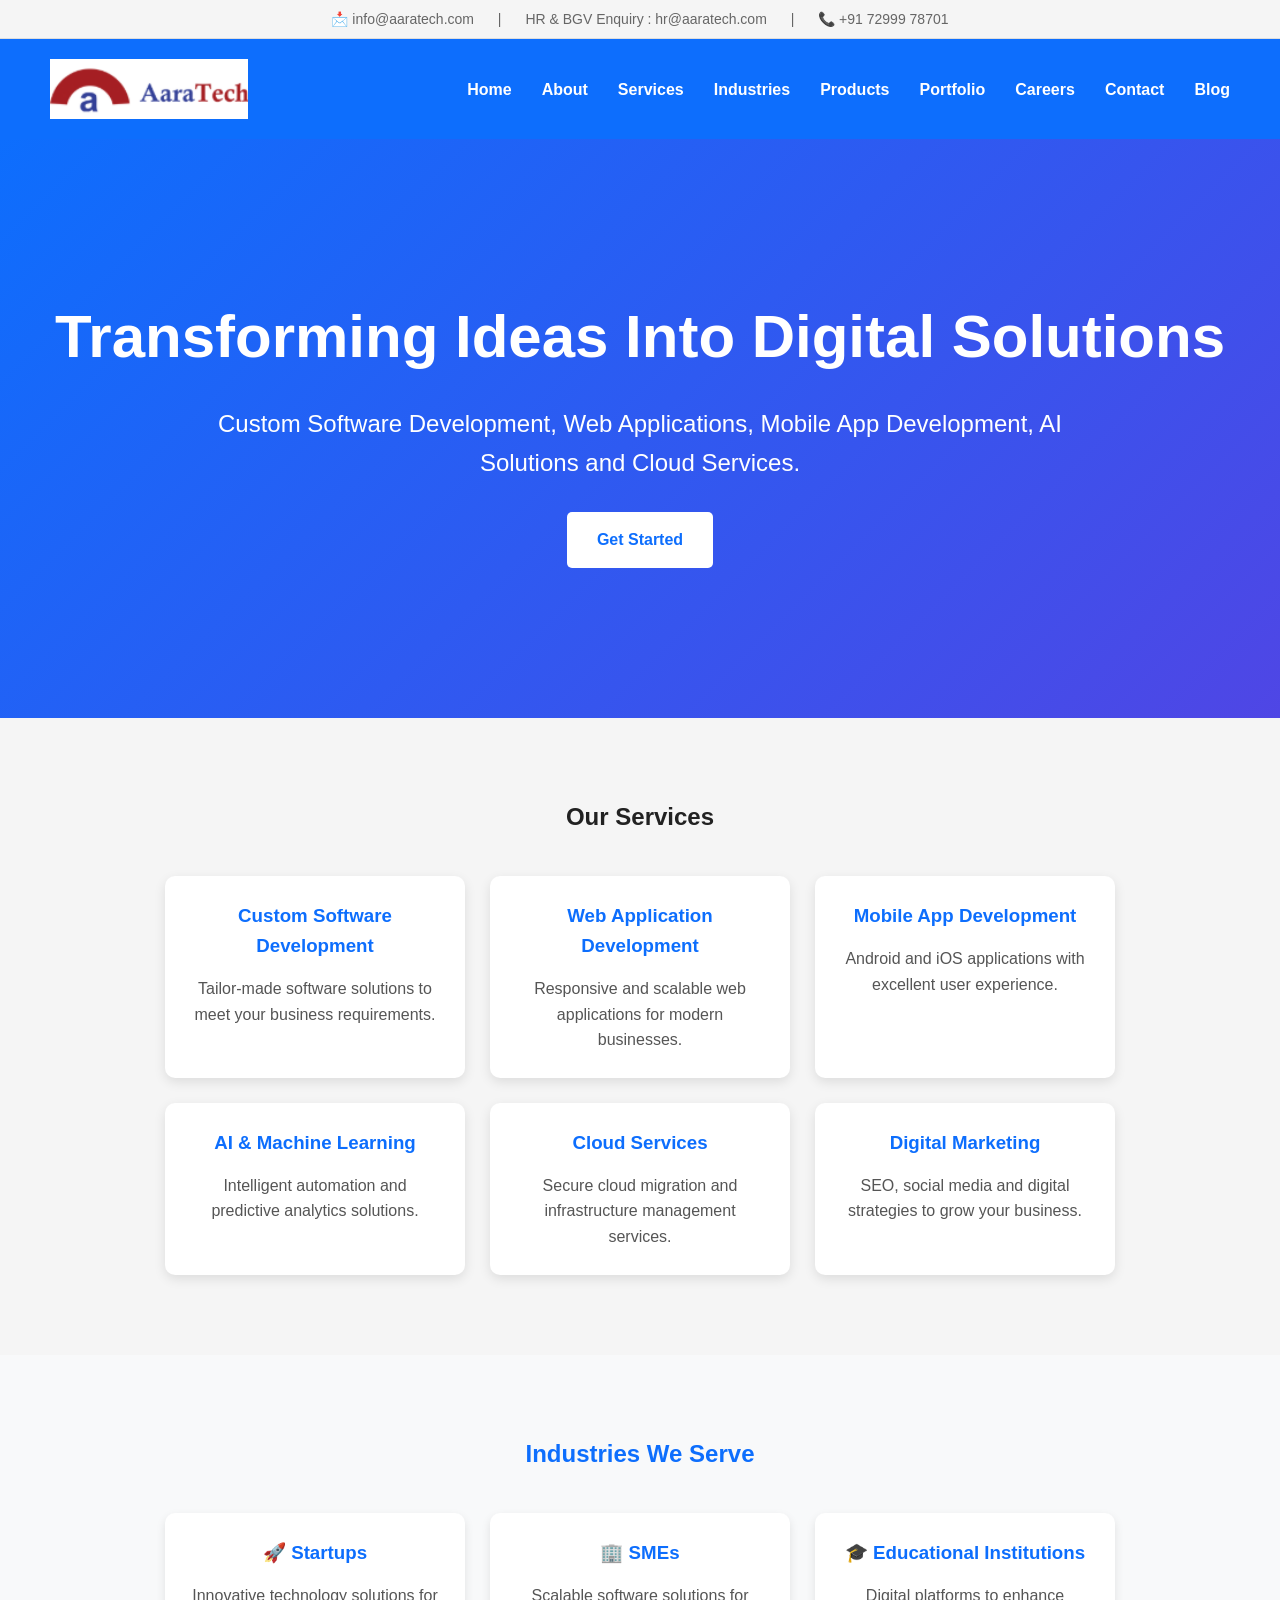
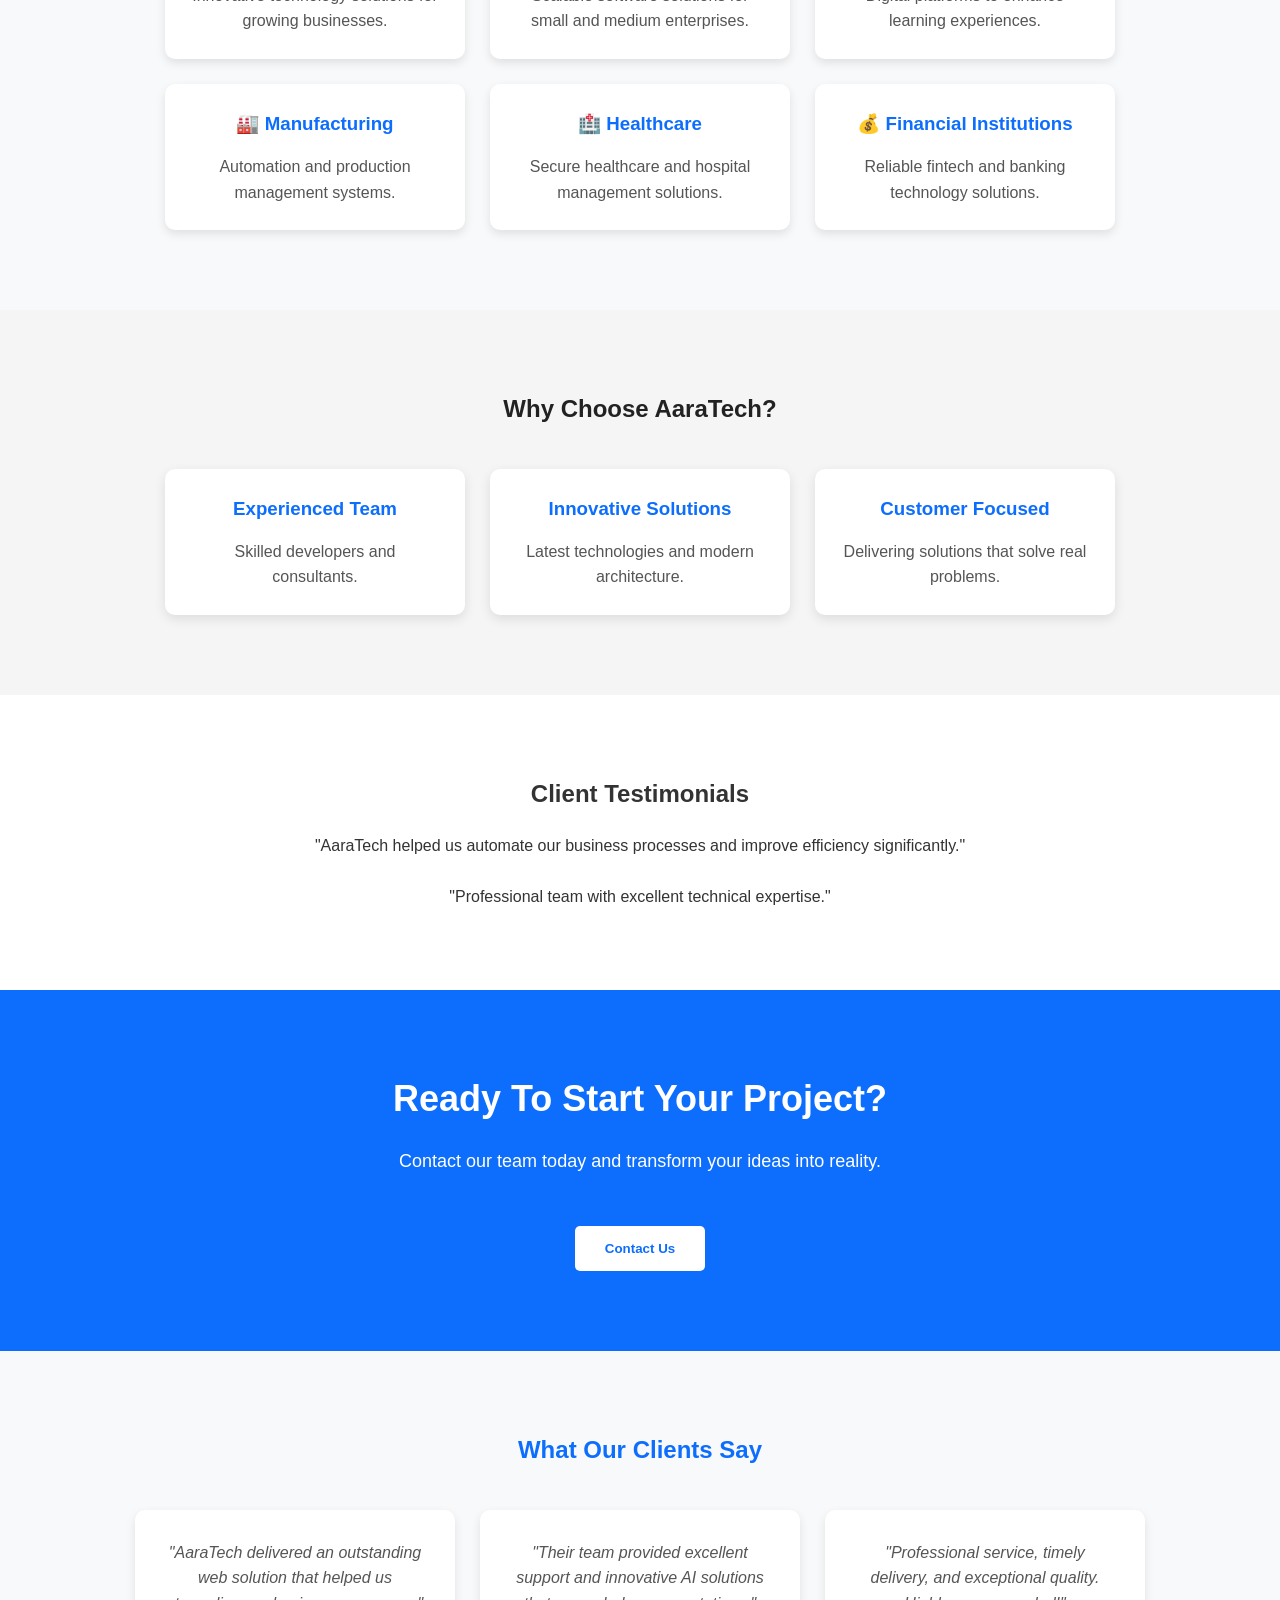
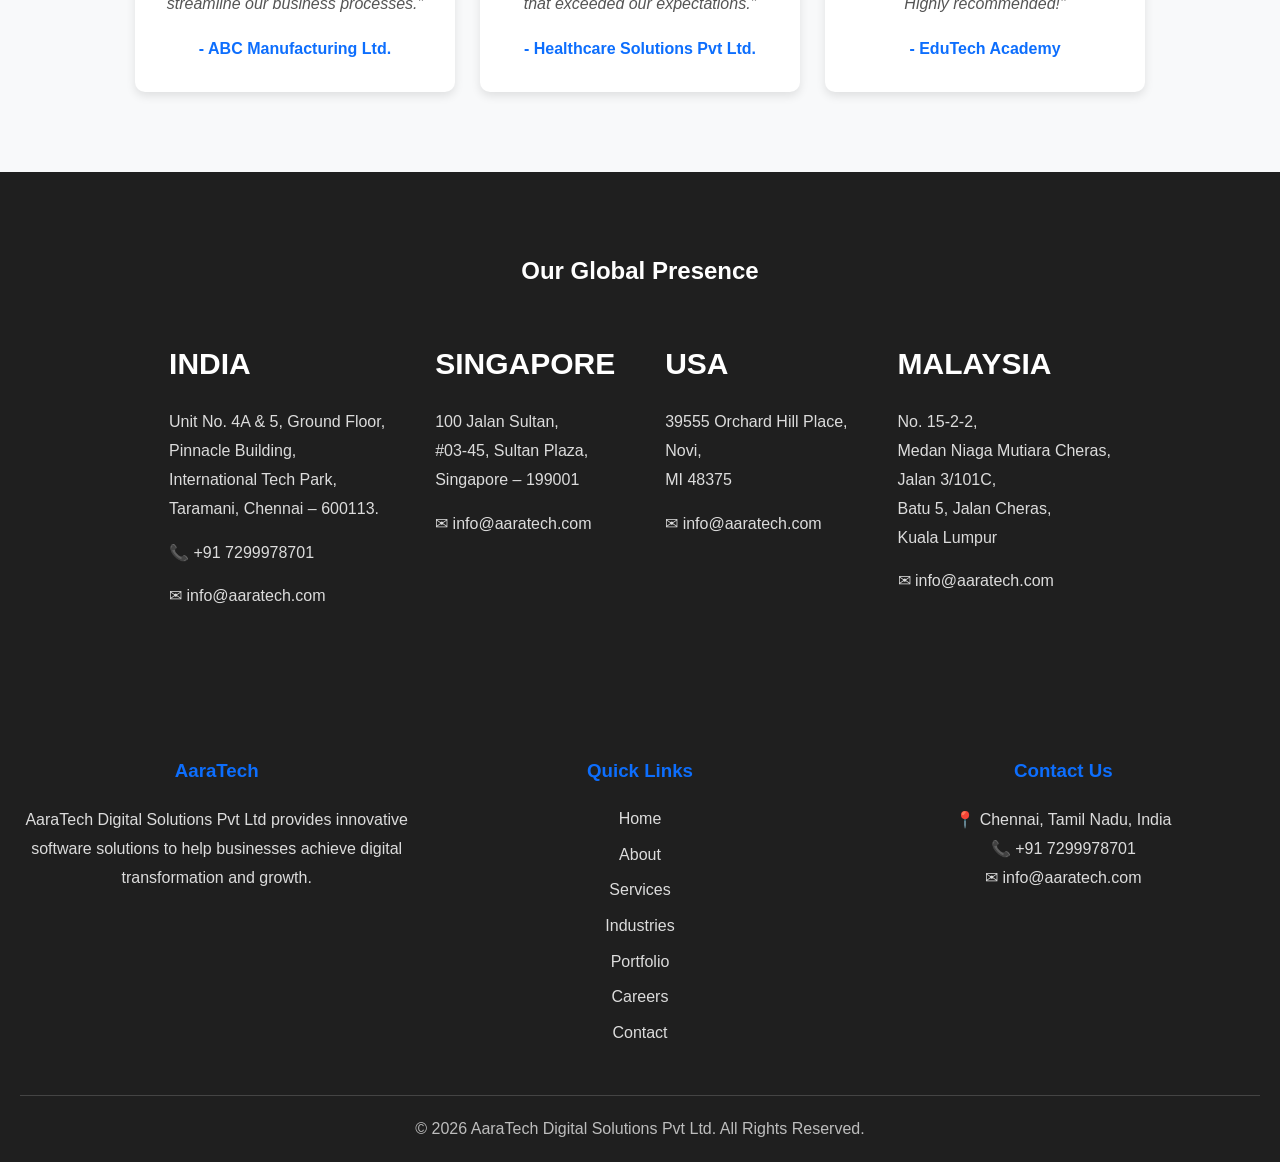
<file: index.html>
<!DOCTYPE html>
<html lang="en">
<head>
    <meta name="description" content="AaraTech Digital Solutions provides custom software development...">

    <meta name="keywords" content="AaraTech, IT Company, Software Development...">

    <meta name="author" content="AaraTech Digital Solutions Pvt Ltd">

    <meta charset="UTF-8">

    <meta name="viewport" content="width=device-width, initial-scale=1.0">

    <title>AaraTech Digital Solutions | IT Services Company</title>

    <link rel="icon" type="image/png" href="aara.png">

    <link rel="stylesheet" href="css/style.css">
</head>
<body>
    <div class="top-bar">
    <span>📩 info@aaratech.com</span>
    <span>|</span>
    <span>HR & BGV Enquiry : hr@aaratech.com</span>
    <span>|</span>
    <span>📞 +91 72999 78701</span>
</div>

    <!-- Navigation -->


    <nav>
        <div class="logo">
    <img src="images1/aara.png" alt="AaraTech Digital Solutions Logo">
</div>
        
       
        <ul>
            <li><a href="index.html">Home</a></li>
            <li><a href="about.html">About</a></li>
            <li><a href="services.html">Services</a></li>
            <li><a href="industries.html">Industries</a></li>
            <li><a href="products.html">Products</a></li>
            <li><a href="portfolio.html">Portfolio</a></li>
            <li><a href="careers.html">Careers</a></li>
            <li><a href="contact.html">Contact</a></li>
            <li><a href="blog.html">Blog</a></li>
        </ul>
    </nav>

    <!-- Hero Section -->

    <section class="hero">

        <h1>Transforming Ideas Into Digital Solutions</h1>

        <p>
            Custom Software Development, Web Applications,
            Mobile App Development, AI Solutions and Cloud Services.
        </p>

        <a href="contact.html" class="btn">Get Started</a>

    </section>

    <!-- Services -->

    <section class="services">

        <h2>Our Services</h2>

        <div class="service-container">

            <div class="card">
                <h3>Custom Software Development</h3>
                <p>
                    Tailor-made software solutions to meet
                    your business requirements.
                </p>
            </div>

            <div class="card">
                <h3>Web Application Development</h3>
                <p>
                    Responsive and scalable web applications
                    for modern businesses.
                </p>
            </div>

            <div class="card">
                <h3>Mobile App Development</h3>
                <p>
                    Android and iOS applications with
                    excellent user experience.
                </p>
            </div>

            <div class="card">
                <h3>AI & Machine Learning</h3>
                <p>
                    Intelligent automation and predictive
                    analytics solutions.
                </p>
            </div>

            <div class="card">
                <h3>Cloud Services</h3>
                <p>
                    Secure cloud migration and infrastructure
                    management services.
                </p>
            </div>

            <div class="card">
                <h3>Digital Marketing</h3>
                <p>
                    SEO, social media and digital strategies
                    to grow your business.
                </p>
            </div>

        </div>

    </section>

    <!-- Industries -->
     <section class="industries">

    <h2>Industries We Serve</h2>

    <div class="industry-container">

        <div class="industry-card">
            <h3>🚀 Startups</h3>
            <p>Innovative technology solutions for growing businesses.</p>
        </div>

        <div class="industry-card">
            <h3>🏢 SMEs</h3>
            <p>Scalable software solutions for small and medium enterprises.</p>
        </div>

        <div class="industry-card">
            <h3>🎓 Educational Institutions</h3>
            <p>Digital platforms to enhance learning experiences.</p>
        </div>

        <div class="industry-card">
            <h3>🏭 Manufacturing</h3>
            <p>Automation and production management systems.</p>
        </div>

        <div class="industry-card">
            <h3>🏥 Healthcare</h3>
            <p>Secure healthcare and hospital management solutions.</p>
        </div>

        <div class="industry-card">
            <h3>💰 Financial Institutions</h3>
            <p>Reliable fintech and banking technology solutions.</p>
        </div>

    </div>

</section>

    <!-- Why Choose Us -->

    <section class="services">

        <h2>Why Choose AaraTech?</h2>

        <div class="service-container">

            <div class="card">
                <h3>Experienced Team</h3>
                <p>Skilled developers and consultants.</p>
            </div>

            <div class="card">
                <h3>Innovative Solutions</h3>
                <p>Latest technologies and modern architecture.</p>
            </div>

            <div class="card">
                <h3>Customer Focused</h3>
                <p>Delivering solutions that solve real problems.</p>
            </div>

        </div>

    </section>
    

    <!-- Testimonials -->

    <section class="about">

        <h2>Client Testimonials</h2>

        <p>
            "AaraTech helped us automate our business processes
            and improve efficiency significantly."
        </p>

        <br>

        <p>
            "Professional team with excellent technical expertise."
        </p>

    </section>

    <!-- CTA -->

    <section class="cta">

        <h2>Ready To Start Your Project?</h2>

        <p>
            Contact our team today and transform your
            ideas into reality.
        </p>

        <button>Contact Us</button>

    </section>
    <section class="testimonials">

    <h2>What Our Clients Say</h2>

    <div class="testimonial-container">

        <div class="testimonial-card">
            <p>
                "AaraTech delivered an outstanding web solution that helped us
                streamline our business processes."
            </p>

            <h4>- ABC Manufacturing Ltd.</h4>
        </div>

        <div class="testimonial-card">
            <p>
                "Their team provided excellent support and innovative AI
                solutions that exceeded our expectations."
            </p>

            <h4>- Healthcare Solutions Pvt Ltd.</h4>
        </div>

        <div class="testimonial-card">
            <p>
                "Professional service, timely delivery, and exceptional quality.
                Highly recommended!"
            </p>

            <h4>- EduTech Academy</h4>
        </div>

    </div>

</section>
<section class="global-offices">

    <h2>Our Global Presence</h2>

    <div class="office-container">

        <div class="office-card">
            <h3>INDIA</h3>

            <p>
                Unit No. 4A & 5, Ground Floor,<br>
                Pinnacle Building,<br>
                International Tech Park,<br>
                Taramani, Chennai – 600113.
            </p>

            <p>📞 +91 7299978701</p>

            <p>✉ info@aaratech.com</p>
        </div>

        <div class="office-card">
            <h3>SINGAPORE</h3>

            <p>
                100 Jalan Sultan,<br>
                #03-45, Sultan Plaza,<br>
                Singapore – 199001
            </p>

            <p>✉ info@aaratech.com</p>
        </div>

        <div class="office-card">
            <h3>USA</h3>

            <p>
                39555 Orchard Hill Place,<br>
                Novi,<br>
                MI 48375
            </p>

            <p>✉ info@aaratech.com</p>
        </div>

        <div class="office-card">
            <h3>MALAYSIA</h3>

            <p>
                No. 15-2-2,<br>
                Medan Niaga Mutiara Cheras,<br>
                Jalan 3/101C,<br>
                Batu 5, Jalan Cheras,<br>
                Kuala Lumpur
            </p>

            <p>✉ info@aaratech.com</p>
        </div>

    </div>

</section>
    <!-- Footer -->

    <footer class="footer">

    <div class="footer-container">

        <div class="footer-section">
            <h3>AaraTech</h3>

            <p>
                AaraTech Digital Solutions Pvt Ltd provides innovative
                software solutions to help businesses achieve digital
                transformation and growth.
            </p>
        </div>

        <div class="footer-section">
            <h3>Quick Links</h3>

            <ul>
                <li><a href="index.html">Home</a></li>
                <li><a href="about.html">About</a></li>
                <li><a href="services.html">Services</a></li>
                <li><a href="industries.html">Industries</a></li>
                <li><a href="portfolio.html">Portfolio</a></li>
                <li><a href="careers.html">Careers</a></li>
                <li><a href="contact.html">Contact</a></li>
            </ul>
        </div>

        <div class="footer-section">
            <h3>Contact Us</h3>

            <p>📍 Chennai, Tamil Nadu, India</p>

            <p>📞 +91 7299978701</p>

            <p>✉ info@aaratech.com</p>
        </div>

    </div>

    <div class="footer-bottom">
        <p>© 2026 AaraTech Digital Solutions Pvt Ltd. All Rights Reserved.</p>
    </div>

</footer>
    <script src="js/script.js"></script>

</body>
</html>
</file>
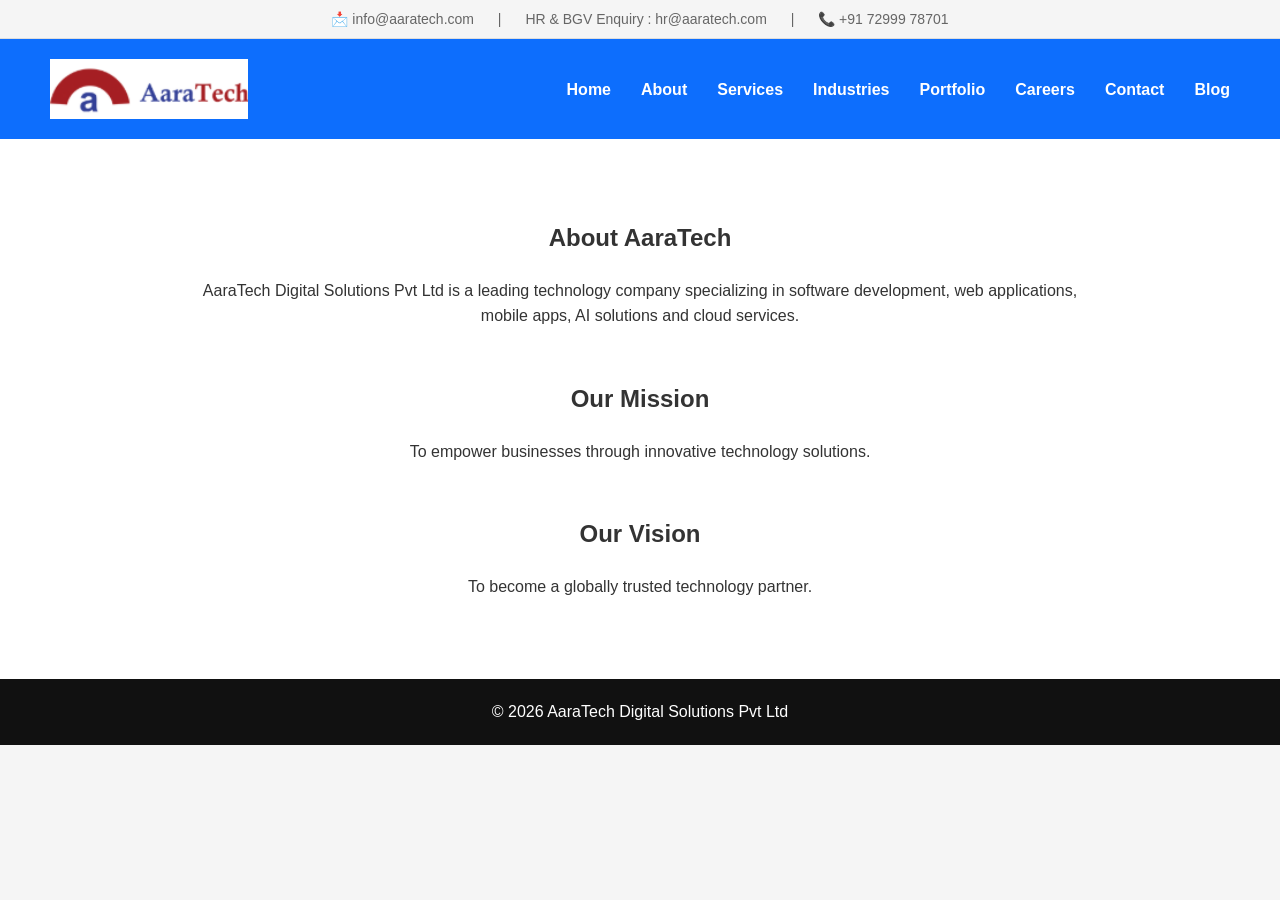
<file: about.html>
<!DOCTYPE html>
<html lang="en">
<head>
<meta name="description" content="AaraTech Digital Solutions provides custom software development, web applications, mobile apps, AI solutions, cloud services, and IT consulting.">

<meta name="keywords" content="AaraTech, IT Company, Software Development, Web Development, Mobile Apps, AI Solutions, Cloud Services">

<meta name="author" content="AaraTech Digital Solutions Pvt Ltd">    
<meta charset="UTF-8">
<meta name="viewport" content="width=device-width, initial-scale=1.0">
<title>About Us | AaraTech Digital Solutions</title>
<link rel="icon" type="image/png" href="aara.png">
<link rel="stylesheet" href="css/style.css">
</head>
<body>
    <div class="top-bar">
    <span>📩 info@aaratech.com</span>
    <span>|</span>
    <span>HR & BGV Enquiry : hr@aaratech.com</span>
    <span>|</span>
    <span>📞 +91 72999 78701</span>
</div>

<nav>
 <div class="logo">
    <img src="images1/aara.png" alt="AaraTech Digital Solutions Logo">
</div>

<ul>
<li><a href="index.html">Home</a></li>
<li><a href="about.html">About</a></li>
<li><a href="services.html">Services</a></li>
<li><a href="industries.html">Industries</a></li>
<li><a href="portfolio.html">Portfolio</a></li>
<li><a href="careers.html">Careers</a></li>
<li><a href="contact.html">Contact</a></li>
<li><a href="blog.html">Blog</a></li>
</ul>
</nav>

<section class="about">

<h1>About AaraTech</h1>

<p>
AaraTech Digital Solutions Pvt Ltd is a leading technology company
specializing in software development, web applications,
mobile apps, AI solutions and cloud services.
</p>

<br><br>

<h2>Our Mission</h2>

<p>
To empower businesses through innovative technology solutions.
</p>

<br><br>

<h2>Our Vision</h2>

<p>
To become a globally trusted technology partner.
</p>

</section>

<footer>
<p>© 2026 AaraTech Digital Solutions Pvt Ltd</p>
</footer>

</body>
</html>
</file>
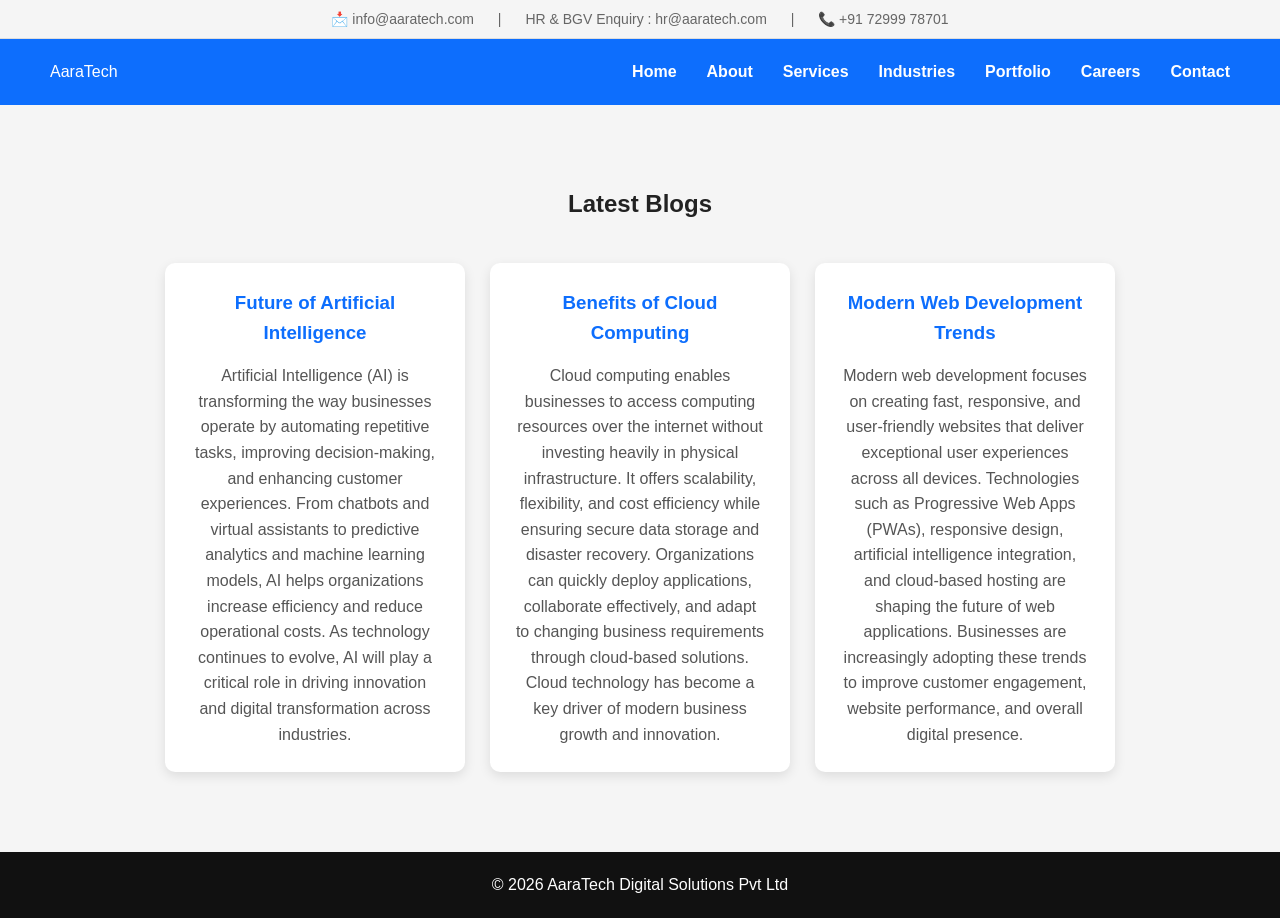
<file: blog.html>
<!DOCTYPE html>
<html lang="en">
<head>
    <meta name="description" content="AaraTech Digital Solutions provides custom software development, web applications, mobile apps, AI solutions, cloud services, and IT consulting.">

<meta name="keywords" content="AaraTech, IT Company, Software Development, Web Development, Mobile Apps, AI Solutions, Cloud Services">

<meta name="author" content="AaraTech Digital Solutions Pvt Ltd">
<meta charset="UTF-8">
<meta name="viewport" content="width=device-width, initial-scale=1.0">
<title>Blog - AaraTech</title>
<link rel="icon" type="image/png" href="aara.png">
<link rel="stylesheet" href="css/style.css">
</head>
<body>
    <div class="top-bar">
    <span>📩 info@aaratech.com</span>
    <span>|</span>
    <span>HR & BGV Enquiry : hr@aaratech.com</span>
    <span>|</span>
    <span>📞 +91 72999 78701</span>
</div>

<nav>
    <div class="logo">AaraTech</div>

    <ul>
        <li><a href="index.html">Home</a></li>
        <li><a href="about.html">About</a></li>
        <li><a href="services.html">Services</a></li>
        <li><a href="industries.html">Industries</a></li>
        <li><a href="portfolio.html">Portfolio</a></li>
        <li><a href="careers.html">Careers</a></li>
        <li><a href="contact.html">Contact</a></li>
    </ul>
</nav>

<section class="services">

    <h1>Latest Blogs</h1>

    <div class="service-container">

        <div class="card">
            <h3>Future of Artificial Intelligence</h3>
            <p>
Artificial Intelligence (AI) is transforming the way businesses operate by
automating repetitive tasks, improving decision-making, and enhancing customer
experiences. From chatbots and virtual assistants to predictive analytics and
machine learning models, AI helps organizations increase efficiency and reduce
operational costs. As technology continues to evolve, AI will play a critical
role in driving innovation and digital transformation across industries.
</p>
        </div>

        <div class="card">
            <h3>Benefits of Cloud Computing</h3>
            <p>
Cloud computing enables businesses to access computing resources over the
internet without investing heavily in physical infrastructure. It offers
scalability, flexibility, and cost efficiency while ensuring secure data
storage and disaster recovery. Organizations can quickly deploy applications,
collaborate effectively, and adapt to changing business requirements through
cloud-based solutions. Cloud technology has become a key driver of modern
business growth and innovation.
</p>            
        </div>

        <div class="card">
            <h3>Modern Web Development Trends</h3>
            <p>
Modern web development focuses on creating fast, responsive, and user-friendly
websites that deliver exceptional user experiences across all devices.
Technologies such as Progressive Web Apps (PWAs), responsive design, artificial
intelligence integration, and cloud-based hosting are shaping the future of web
applications. Businesses are increasingly adopting these trends to improve
customer engagement, website performance, and overall digital presence.
</p>
        </div>

    </div>

</section>

<footer>
    <p>© 2026 AaraTech Digital Solutions Pvt Ltd</p>
</footer>

</body>
</html>
</file>
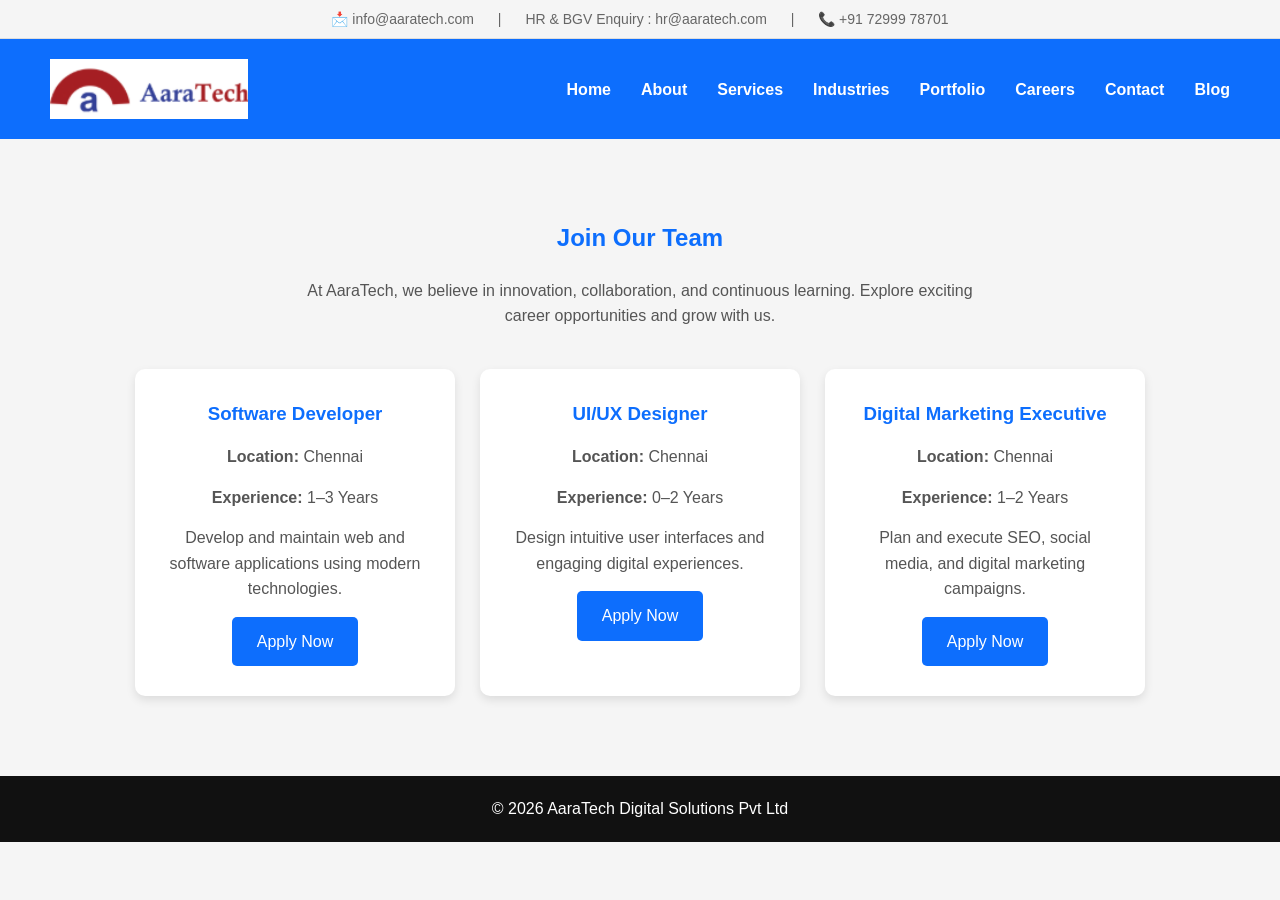
<file: careers.html>
<!DOCTYPE html>
<html lang="en">
<head>
    <meta name="description" content="AaraTech Digital Solutions provides custom software development, web applications, mobile apps, AI solutions, cloud services, and IT consulting.">

<meta name="keywords" content="AaraTech, IT Company, Software Development, Web Development, Mobile Apps, AI Solutions, Cloud Services">

<meta name="author" content="AaraTech Digital Solutions Pvt Ltd">
<meta charset="UTF-8">
<meta name="viewport" content="width=device-width, initial-scale=1.0">
<title>Careers - AaraTech</title>
<link rel="icon" type="image/png" href="aara.png">
<link rel="stylesheet" href="css/style.css">
</head>
<body>
    <div class="top-bar">
    <span>📩 info@aaratech.com</span>
    <span>|</span>
    <span>HR & BGV Enquiry : hr@aaratech.com</span>
    <span>|</span>
    <span>📞 +91 72999 78701</span>
</div>

<nav>
     <div class="logo">
    <img src="images1/aara.png" alt="AaraTech Digital Solutions Logo">
</div>

    <ul>
        <li><a href="index.html">Home</a></li>
        <li><a href="about.html">About</a></li>
        <li><a href="services.html">Services</a></li>
        <li><a href="industries.html">Industries</a></li>
        <li><a href="portfolio.html">Portfolio</a></li>
        <li><a href="careers.html">Careers</a></li>
        <li><a href="contact.html">Contact</a></li>
        <li><a href="blog.html">Blog</a></li>
    </ul>
</nav>

<section class="careers">

    <h2>Join Our Team</h2>

    <p class="career-intro">
        At AaraTech, we believe in innovation, collaboration, and continuous
        learning. Explore exciting career opportunities and grow with us.
    </p>

    <div class="career-container">

        <div class="career-card">
            <h3>Software Developer</h3>

            <p><strong>Location:</strong> Chennai</p>

            <p><strong>Experience:</strong> 1–3 Years</p>

            <p>
                Develop and maintain web and software applications using
                modern technologies.
            </p>

            <a href="contact.html" class="apply-btn">Apply Now</a>
        </div>

        <div class="career-card">
            <h3>UI/UX Designer</h3>

            <p><strong>Location:</strong> Chennai</p>

            <p><strong>Experience:</strong> 0–2 Years</p>

            <p>
                Design intuitive user interfaces and engaging digital
                experiences.
            </p>

            <a href="contact.html" class="apply-btn">Apply Now</a>
        </div>

        <div class="career-card">
            <h3>Digital Marketing Executive</h3>

            <p><strong>Location:</strong> Chennai</p>

            <p><strong>Experience:</strong> 1–2 Years</p>

            <p>
                Plan and execute SEO, social media, and digital marketing
                campaigns.
            </p>

            <a href="contact.html" class="apply-btn">Apply Now</a>
        </div>

    </div>

</section>

<footer>
<p>© 2026 AaraTech Digital Solutions Pvt Ltd</p>
</footer>

</body>
</html>
</file>
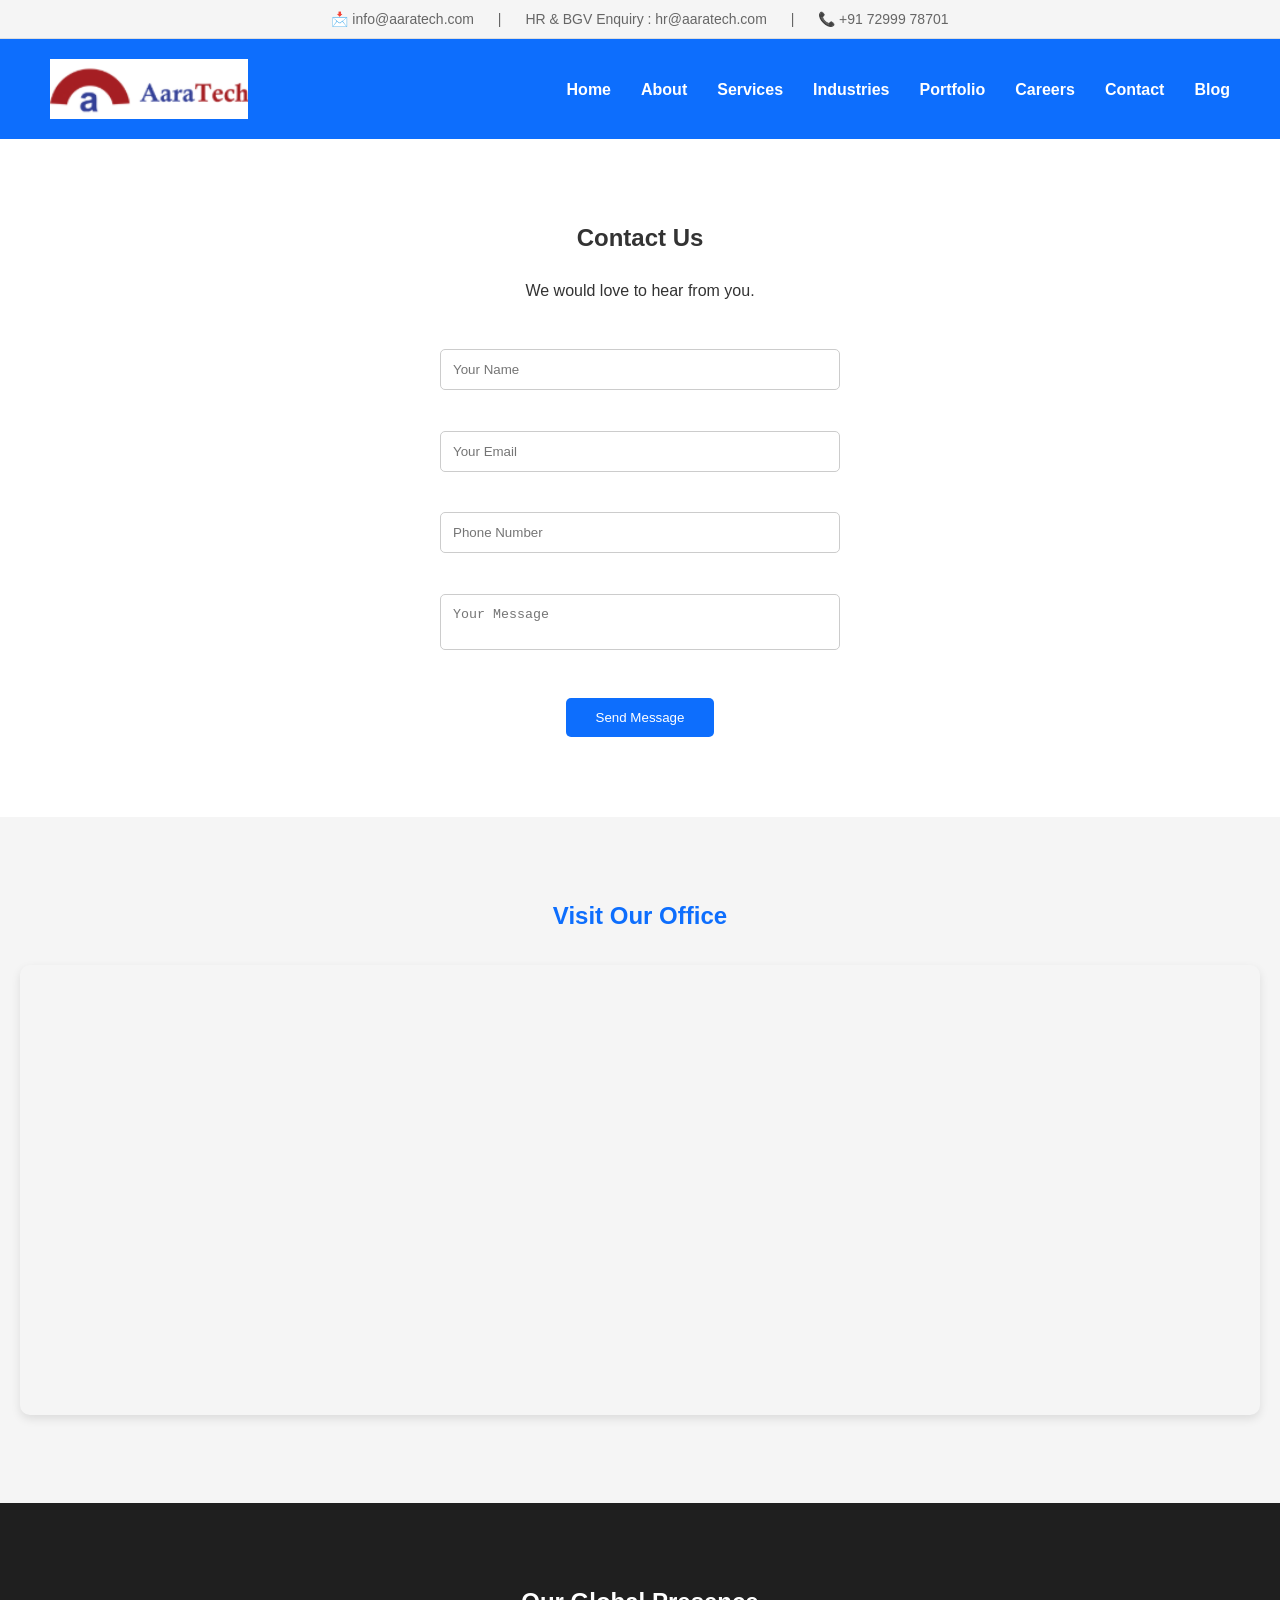
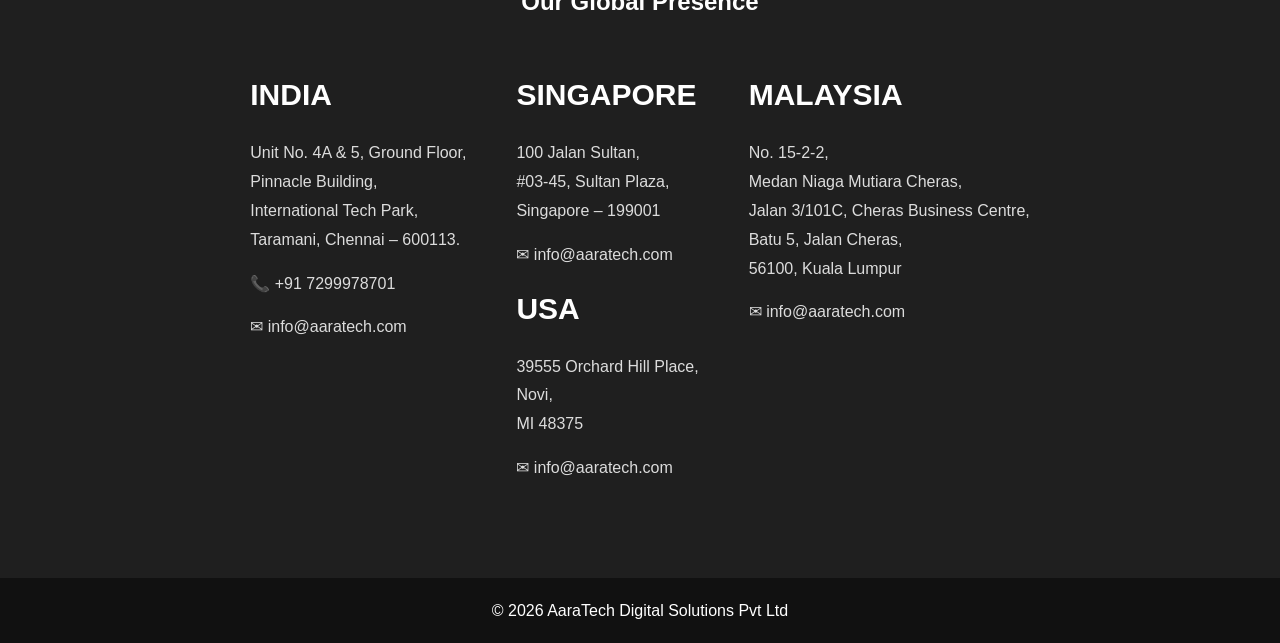
<file: contact.html>
<!DOCTYPE html>
<html lang="en">
<head>
    <meta name="description" content="AaraTech Digital Solutions provides custom software development, web applications, mobile apps, AI solutions, cloud services, and IT consulting.">

<meta name="keywords" content="AaraTech, IT Company, Software Development, Web Development, Mobile Apps, AI Solutions, Cloud Services">

<meta name="author" content="AaraTech Digital Solutions Pvt Ltd">
<meta charset="UTF-8">
<meta name="viewport" content="width=device-width, initial-scale=1.0">
<title>Contact Us - AaraTech</title>
<link rel="stylesheet" href="css/style.css">
<link rel="icon" type="image/png" href="aara.png">
</head>
<title>Contact Us | AaraTech Digital Solutions</title>
<body>
    <div class="top-bar">
    <span>📩 info@aaratech.com</span>
    <span>|</span>
    <span>HR & BGV Enquiry : hr@aaratech.com</span>
    <span>|</span>
    <span>📞 +91 72999 78701</span>
</div>

<nav>
     <div class="logo">
    <img src="images1/aara.png" alt="AaraTech Digital Solutions Logo">
</div>

    <ul>
        <li><a href="index.html">Home</a></li>
        <li><a href="about.html">About</a></li>
        <li><a href="services.html">Services</a></li>
        <li><a href="industries.html">Industries</a></li>
        <li><a href="portfolio.html">Portfolio</a></li>
        <li><a href="careers.html">Careers</a></li>
        <li><a href="contact.html">Contact</a></li>
        <li><a href="blog.html">Blog</a></li>
    </ul>
</nav>

<section class="contact">

    <h1>Contact Us</h1>

    <p>We would love to hear from you.</p>

    <br>

   <form action="http://127.0.0.1:5000/submit" method="POST">

    <input type="text"
           name="name"
           placeholder="Your Name"
           required>

    <br><br>

    <input type="email"
           name="email"
           placeholder="Your Email"
           required>

    <br><br>

    <input type="tel"
           name="phone"
           placeholder="Phone Number"
           required>

    <br><br>

    <textarea name="message"
              placeholder="Your Message"
              required></textarea>

    <br><br>

    <button type="submit">
        Send Message
    </button>

</form>
</section>
<section class="map-section">

    <h2>Visit Our Office</h2>

    <iframe
        src="https://www.google.com/maps?q=Taramani,Chennai&output=embed"
        width="100%"
        height="450"
        style="border:0;"
        allowfullscreen=""
        loading="lazy">
    </iframe>

</section>
<section class="global-offices">

    <h2>Our Global Presence</h2>

    <div class="office-container">

        <div class="office-card">
            <h3>INDIA</h3>

            <p>
                Unit No. 4A & 5, Ground Floor,<br>
                Pinnacle Building,<br>
                International Tech Park,<br>
                Taramani, Chennai – 600113.
            </p>

            <p>📞 +91 7299978701</p>

            <p>✉ info@aaratech.com</p>
        </div>

        <div class="office-card">
            <h3>SINGAPORE</h3>

            <p>
                100 Jalan Sultan,<br>
                #03-45, Sultan Plaza,<br>
                Singapore – 199001
            </p>

            <p>✉ info@aaratech.com</p>

            <h3>USA</h3>

            <p>
                39555 Orchard Hill Place,<br>
                Novi,<br>
                MI 48375
            </p>

            <p>✉ info@aaratech.com</p>
        </div>

        <div class="office-card">
            <h3>MALAYSIA</h3>

            <p>
                No. 15-2-2,<br>
                Medan Niaga Mutiara Cheras,<br>
                Jalan 3/101C, Cheras Business Centre,<br>
                Batu 5, Jalan Cheras,<br>
                56100, Kuala Lumpur
            </p>

            <p>✉ info@aaratech.com</p>
        </div>

    </div>

</section>

<footer>
    <p>© 2026 AaraTech Digital Solutions Pvt Ltd</p>
</footer>

<script src="js/script.js"></script>

</body>
</html>
</file>
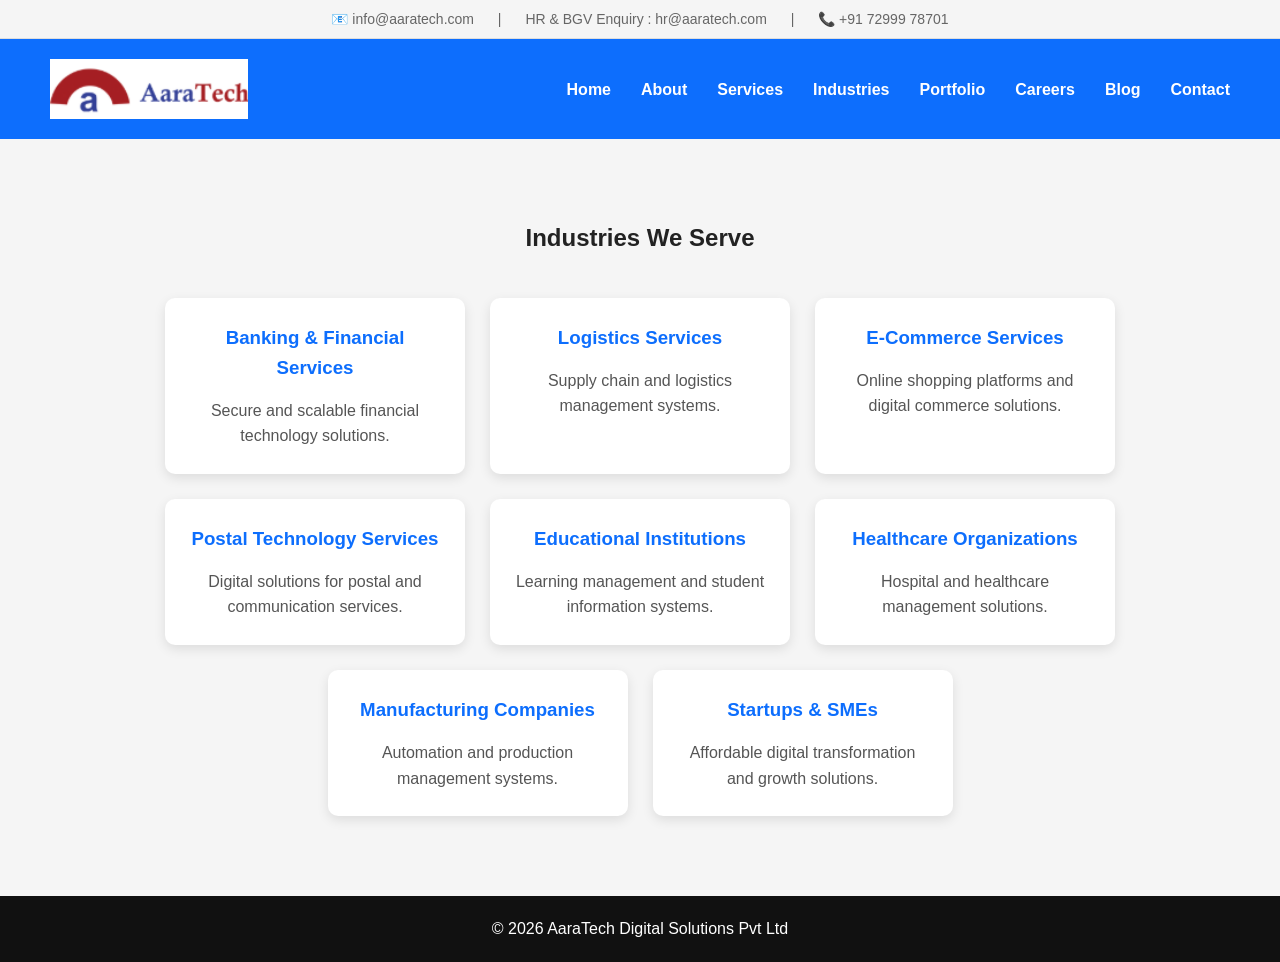
<file: industries.html>
<!DOCTYPE html>
<html lang="en">
<head>
    <meta name="description" content="AaraTech Digital Solutions provides custom software development, web applications, mobile apps, AI solutions, cloud services, and IT consulting.">

<meta name="keywords" content="AaraTech, IT Company, Software Development, Web Development, Mobile Apps, AI Solutions, Cloud Services">

<meta name="author" content="AaraTech Digital Solutions Pvt Ltd">
    <meta charset="UTF-8">
    <meta name="viewport" content="width=device-width, initial-scale=1.0">
    <title>Industries - AaraTech</title>
    <link rel="icon" type="image/png" href="aara.png">
    <link rel="stylesheet" href="css/style.css">
</head>
<body>

<div class="top-bar">
    <span>📧 info@aaratech.com</span>
    <span>|</span>
    <span>HR & BGV Enquiry : hr@aaratech.com</span>
    <span>|</span>
    <span>📞 +91 72999 78701</span>
</div>

<nav>
    <div class="logo">
        <img src="images1/aara.png" alt="AaraTech Digital Solutions Logo">
    </div>

    <ul>
        <li><a href="index.html">Home</a></li>
        <li><a href="about.html">About</a></li>
        <li><a href="services.html">Services</a></li>
        <li><a href="industries.html">Industries</a></li>
        <li><a href="portfolio.html">Portfolio</a></li>
        <li><a href="careers.html">Careers</a></li>
        <li><a href="blog.html">Blog</a></li>
        <li><a href="contact.html">Contact</a></li>
    </ul>
</nav>

<section class="services">

    <h1>Industries We Serve</h1>

    <div class="service-container">

        <div class="card">
            <h3>Banking & Financial Services</h3>
            <p>Secure and scalable financial technology solutions.</p>
        </div>

        <div class="card">
            <h3>Logistics Services</h3>
            <p>Supply chain and logistics management systems.</p>
        </div>

        <div class="card">
            <h3>E-Commerce Services</h3>
            <p>Online shopping platforms and digital commerce solutions.</p>
        </div>

        <div class="card">
            <h3>Postal Technology Services</h3>
            <p>Digital solutions for postal and communication services.</p>
        </div>

        <div class="card">
            <h3>Educational Institutions</h3>
            <p>Learning management and student information systems.</p>
        </div>

        <div class="card">
            <h3>Healthcare Organizations</h3>
            <p>Hospital and healthcare management solutions.</p>
        </div>

        <div class="card">
            <h3>Manufacturing Companies</h3>
            <p>Automation and production management systems.</p>
        </div>

        <div class="card">
            <h3>Startups & SMEs</h3>
            <p>Affordable digital transformation and growth solutions.</p>
        </div>

    </div>

</section>

<footer>
    <p>© 2026 AaraTech Digital Solutions Pvt Ltd</p>
</footer>

</body>
</html>
</file>
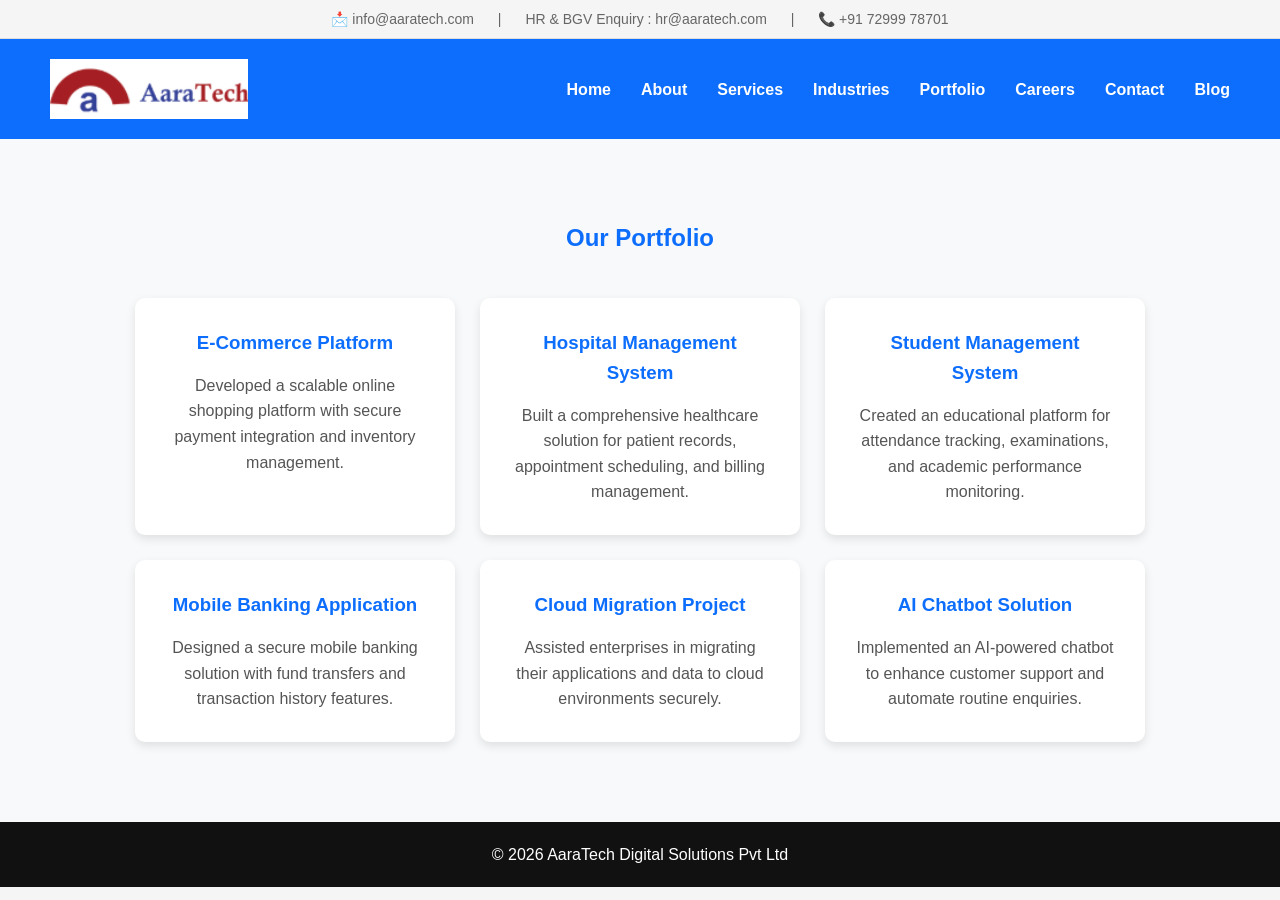
<file: portfolio.html>
<!DOCTYPE html>
<html lang="en">
<head>
    <meta name="description" content="AaraTech Digital Solutions provides custom software development, web applications, mobile apps, AI solutions, cloud services, and IT consulting.">

<meta name="keywords" content="AaraTech, IT Company, Software Development, Web Development, Mobile Apps, AI Solutions, Cloud Services">

<meta name="author" content="AaraTech Digital Solutions Pvt Ltd">
    <meta charset="UTF-8">
    <meta name="viewport" content="width=device-width, initial-scale=1.0">
    <title>Portfolio - AaraTech</title>
    <link rel="icon" type="image/png" href="aara.png">
    <link rel="stylesheet" href="css/style.css">
</head>
<body>
    <div class="top-bar">
    <span>📩 info@aaratech.com</span>
    <span>|</span>
    <span>HR & BGV Enquiry : hr@aaratech.com</span>
    <span>|</span>
    <span>📞 +91 72999 78701</span>
</div>

<nav>
     <div class="logo">
    <img src="images1/aara.png" alt="AaraTech Digital Solutions Logo">
</div>

    <ul>
        <li><a href="index.html">Home</a></li>
        <li><a href="about.html">About</a></li>
        <li><a href="services.html">Services</a></li>
        <li><a href="industries.html">Industries</a></li>
        <li><a href="portfolio.html">Portfolio</a></li>
        <li><a href="careers.html">Careers</a></li>
        <li><a href="contact.html">Contact</a></li>
        <li><a href="blog.html">Blog</a></li>
    </ul>
</nav>

<section class="portfolio">

    <h2>Our Portfolio</h2>

    <div class="portfolio-container">

        <div class="portfolio-card">
            <h3>E-Commerce Platform</h3>
            <p>
                Developed a scalable online shopping platform with secure
                payment integration and inventory management.
            </p>
        </div>

        <div class="portfolio-card">
            <h3>Hospital Management System</h3>
            <p>
                Built a comprehensive healthcare solution for patient records,
                appointment scheduling, and billing management.
            </p>
        </div>

        <div class="portfolio-card">
            <h3>Student Management System</h3>
            <p>
                Created an educational platform for attendance tracking,
                examinations, and academic performance monitoring.
            </p>
        </div>

        <div class="portfolio-card">
            <h3>Mobile Banking Application</h3>
            <p>
                Designed a secure mobile banking solution with fund transfers
                and transaction history features.
            </p>
        </div>

        <div class="portfolio-card">
            <h3>Cloud Migration Project</h3>
            <p>
                Assisted enterprises in migrating their applications and data
                to cloud environments securely.
            </p>
        </div>

        <div class="portfolio-card">
            <h3>AI Chatbot Solution</h3>
            <p>
                Implemented an AI-powered chatbot to enhance customer support
                and automate routine enquiries.
            </p>
        </div>

    </div>

</section>

<footer>
    <p>© 2026 AaraTech Digital Solutions Pvt Ltd</p>
</footer>

</body>
</html>
</file>
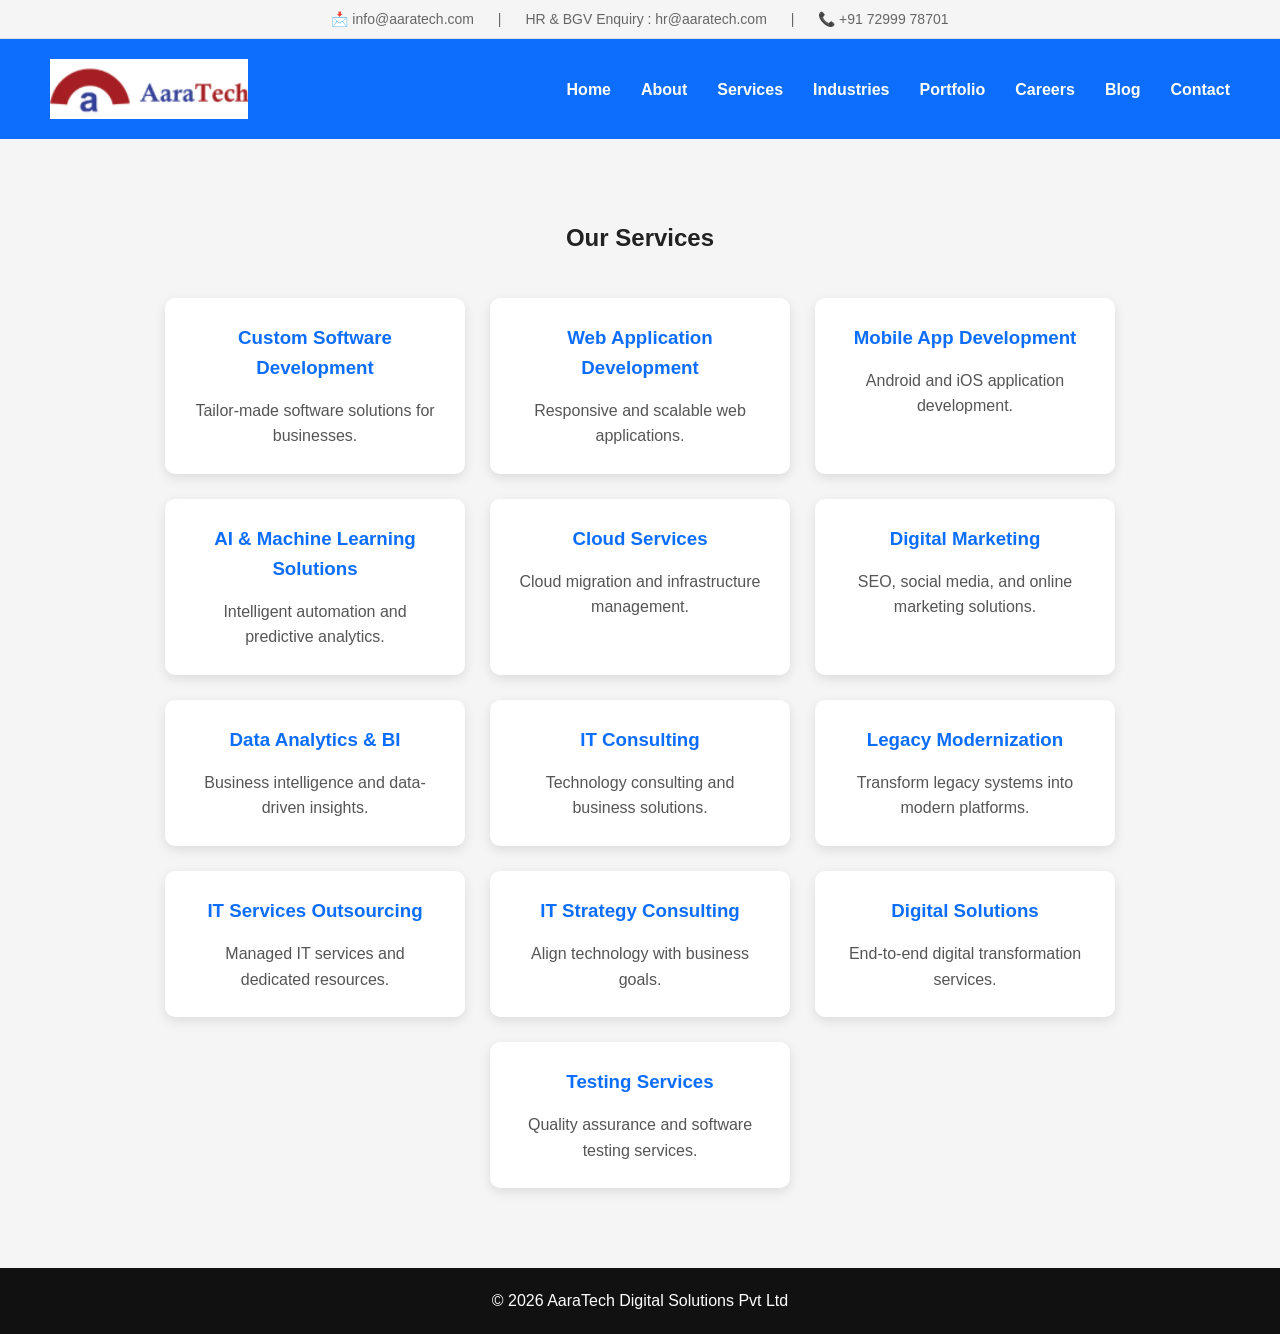
<file: services.html>
<!DOCTYPE html>
<html lang="en">
<head>
    <meta name="description" content="AaraTech Digital Solutions provides custom software development, web applications, mobile apps, AI solutions, cloud services, and IT consulting.">

<meta name="keywords" content="AaraTech, IT Company, Software Development, Web Development, Mobile Apps, AI Solutions, Cloud Services">

<meta name="author" content="AaraTech Digital Solutions Pvt Ltd">
    <meta charset="UTF-8">
    <meta name="viewport" content="width=device-width, initial-scale=1.0">
    <title>Services - AaraTech</title>
    <link rel="icon" type="image/png" href="aara.png">
    <link rel="stylesheet" href="css/style.css">
</head>
<title>Our Services | AaraTech Digital Solutions</title>
<body>
    <div class="top-bar">
    <span>📩 info@aaratech.com</span>
    <span>|</span>
    <span>HR & BGV Enquiry : hr@aaratech.com</span>
    <span>|</span>
    <span>📞 +91 72999 78701</span>
</div>

<nav>
    <div class="logo">
        <img src="images1/aara.png" alt="AaraTech Logo">
    </div>

    <ul>
        <li><a href="index.html">Home</a></li>
        <li><a href="about.html">About</a></li>
        <li><a href="services.html">Services</a></li>
        <li><a href="industries.html">Industries</a></li>
        <li><a href="portfolio.html">Portfolio</a></li>
        <li><a href="careers.html">Careers</a></li>
        <li><a href="blog.html">Blog</a></li>
        <li><a href="contact.html">Contact</a></li>
    </ul>
</nav>

<section class="services">

    <h1>Our Services</h1>

    <div class="service-container">

        <div class="card">
            <h3>Custom Software Development</h3>
            <p>Tailor-made software solutions for businesses.</p>
        </div>

        <div class="card">
            <h3>Web Application Development</h3>
            <p>Responsive and scalable web applications.</p>
        </div>

        <div class="card">
            <h3>Mobile App Development</h3>
            <p>Android and iOS application development.</p>
        </div>

        <div class="card">
            <h3>AI & Machine Learning Solutions</h3>
            <p>Intelligent automation and predictive analytics.</p>
        </div>

        <div class="card">
            <h3>Cloud Services</h3>
            <p>Cloud migration and infrastructure management.</p>
        </div>

        <div class="card">
            <h3>Digital Marketing</h3>
            <p>SEO, social media, and online marketing solutions.</p>
        </div>

        <div class="card">
            <h3>Data Analytics & BI</h3>
            <p>Business intelligence and data-driven insights.</p>
        </div>

        <div class="card">
            <h3>IT Consulting</h3>
            <p>Technology consulting and business solutions.</p>
        </div>

        <div class="card">
            <h3>Legacy Modernization</h3>
            <p>Transform legacy systems into modern platforms.</p>
        </div>

        <div class="card">
            <h3>IT Services Outsourcing</h3>
            <p>Managed IT services and dedicated resources.</p>
        </div>

        <div class="card">
            <h3>IT Strategy Consulting</h3>
            <p>Align technology with business goals.</p>
        </div>

        <div class="card">
            <h3>Digital Solutions</h3>
            <p>End-to-end digital transformation services.</p>
        </div>

        <div class="card">
            <h3>Testing Services</h3>
            <p>Quality assurance and software testing services.</p>
        </div>

    </div>

</section>

<footer>
    <p>© 2026 AaraTech Digital Solutions Pvt Ltd</p>
</footer>

</body>
</html>
</file>
<file: css/style.css>
*{
    margin:0;
    padding:0;
    box-sizing:border-box;
}

body{
    font-family:Arial, sans-serif;
    line-height:1.6;
    color:#333;
    background:#f5f5f5;
}
/* Top Contact Bar */

.top-bar{
    background:#f5f5f5;
    color:#666;
    padding:8px 20px;
    text-align:center;
    font-size:14px;
    border-bottom:1px solid #ddd;
}

.top-bar span{
    margin:0 10px;
}

/* Mobile */

@media(max-width:768px){

    .top-bar{
        font-size:12px;
        padding:10px;
        line-height:1.8;
    }

    .top-bar span{
        display:block;
        margin:2px 0;
    }

}

/* Navigation */

nav{
    background:#0d6efd;
    color:white;
    display:flex;
    justify-content:space-between;
    align-items:center;
    padding:20px 50px;
}

.logo{
    display:flex;
    align-items:center;
}

.logo img{
    height:60px;
    width:auto;
    display:block;
}

nav ul{
    list-style:none;
    display:flex;
    gap:30px;
}

nav ul li a{
    color:white;
    text-decoration:none;
    font-weight:bold;
    transition:0.3s;
}

nav ul li a:hover{
    color:#ffd700;
}

/* Hero Section */

.hero{
    background:linear-gradient(135deg,#0d6efd,#4f46e5);
    color:white;
    text-align:center;
    padding:150px 20px;
}

.hero h1{
    font-size:60px;
    margin-bottom:20px;
}

.hero p{
    font-size:24px;
    max-width:900px;
    margin:auto;
    margin-bottom:30px;
}

.hero button{
    padding:15px 35px;
    border:none;
    border-radius:5px;
    background:white;
    color:#0d6efd;
    font-size:18px;
    font-weight:bold;
    cursor:pointer;
}
.btn{
    display:inline-block;
    background:white;
    color:#0d6efd;
    text-decoration:none;
    padding:15px 30px;
    border-radius:5px;
    font-weight:bold;
    transition:0.3s;
}

.btn:hover{
    background:#f0f0f0;
    transform:translateY(-2px);
}

.hero button:hover{
    background:#f1f1f1;
}

/* Services */

.services{
    padding:80px 50px;
    text-align:center;
}

.services h1,
.services h2{
    margin-bottom:40px;
    color:#222;
}

.service-container{
    display:flex;
    flex-wrap:wrap;
    justify-content:center;
    gap:25px;
}

.card{
    width:300px;
    padding:25px;
    background:white;
    border-radius:10px;
    box-shadow:0 4px 12px rgba(0,0,0,0.1);
    transition:0.3s;
}

.card:hover{
    transform:translateY(-8px);
}

.card h3{
    color:#0d6efd;
    margin-bottom:15px;
}

.card p{
    color:#555;
}

/* About Section */

.about{
    background:white;
    padding:80px 40px;
    text-align:center;
}

.about h1,
.about h2{
    margin-bottom:20px;
}

.about p{
    max-width:900px;
    margin:auto;
}

/* Contact */

.contact{
    padding:80px 20px;
    text-align:center;
    background:white;
}

.contact h1{
    margin-bottom:20px;
}

.contact p{
    margin-bottom:20px;
}

input,
textarea{
    width:400px;
    max-width:90%;
    padding:12px;
    border:1px solid #ccc;
    border-radius:5px;
    margin-bottom:15px;
}

textarea{
    resize:none;
}

form button{
    background:#0d6efd;
    color:white;
    border:none;
    padding:12px 30px;
    border-radius:5px;
    cursor:pointer;
}

/* CTA Section */

.cta{
    background:#0d6efd;
    color:white;
    text-align:center;
    padding:80px 20px;
}

.cta h2{
    margin-bottom:20px;
}

.cta button{
    margin-top:20px;
    padding:15px 30px;
    border:none;
    border-radius:5px;
    background:white;
    color:#0d6efd;
    font-weight:bold;
    cursor:pointer;
}
/* Portfolio */

.portfolio{
    padding:80px 20px;
    text-align:center;
    background:#f8f9fa;
}

.portfolio h2{
    margin-bottom:40px;
    color:#0d6efd;
}

.portfolio-container{
    display:flex;
    flex-wrap:wrap;
    justify-content:center;
    gap:25px;
}

.portfolio-card{
    background:white;
    width:320px;
    padding:30px;
    border-radius:10px;
    box-shadow:0 4px 10px rgba(0,0,0,0.1);
    transition:0.3s;
}

.portfolio-card:hover{
    transform:translateY(-5px);
}

.portfolio-card h3{
    color:#0d6efd;
    margin-bottom:15px;
}

.portfolio-card p{
    color:#555;
    line-height:1.6;
}

@media(max-width:768px){
    .portfolio-card{
        width:90%;
    }
}

/* Footer */

footer{
    background:#111;
    color:white;
    text-align:center;
    padding:20px;
}

/* Responsive */

@media(max-width:768px){

    nav{
        flex-direction:column;
        text-align:center;
        gap:15px;
    }

    nav ul{
        flex-direction:column;
        gap:10px;
    }

    .hero h1{
        font-size:38px;
    }

    .hero p{
        font-size:18px;
    }

    .service-container{
        flex-direction:column;
        align-items:center;
    }

    .card{
        width:90%;
    }
}
/* Testimonials */

.testimonials{
    background:#f8f9fa;
    padding:80px 20px;
    text-align:center;
}

.testimonials h2{
    margin-bottom:40px;
    color:#0d6efd;
}

.testimonial-container{
    display:flex;
    justify-content:center;
    flex-wrap:wrap;
    gap:25px;
}

.testimonial-card{
    background:white;
    width:320px;
    padding:30px;
    border-radius:10px;
    box-shadow:0 4px 10px rgba(0,0,0,0.1);
    transition:0.3s;
}

.testimonial-card:hover{
    transform:translateY(-5px);
}

.testimonial-card p{
    font-style:italic;
    margin-bottom:20px;
    color:#555;
}

.testimonial-card h4{
    color:#0d6efd;
}

/* Responsive */

@media(max-width:768px){

    .testimonial-card{
        width:90%;
    }

}
/* Global Offices */

.global-offices{
    background:#1f1f1f;
    color:white;
    padding:80px 40px;
}

.global-offices h2{
    text-align:center;
    margin-bottom:50px;
    color:white;
}

.office-container{
    display:flex;
    justify-content:center;
    gap:50px;
    flex-wrap:wrap;
}

.office-card{
    max-width:300px;
}

.office-card h3{
    color:white;
    margin-bottom:20px;
    font-size:30px;
}

.office-card p{
    line-height:1.8;
    color:#dcdcdc;
    margin-bottom:15px;
}

/* Responsive */

@media(max-width:768px){

    .office-container{
        flex-direction:column;
        align-items:center;
        text-align:center;
    }

    .office-card{
        max-width:90%;
    }

}
/* Industries Section */

.industries{
    padding:80px 20px;
    text-align:center;
    background:#f8f9fa;
}

.industries h2{
    margin-bottom:40px;
    color:#0d6efd;
}

.industry-container{
    display:flex;
    flex-wrap:wrap;
    justify-content:center;
    gap:25px;
}

.industry-card{
    background:white;
    width:300px;
    padding:25px;
    border-radius:10px;
    box-shadow:0 4px 10px rgba(0,0,0,0.1);
    transition:0.3s;
}

.industry-card:hover{
    transform:translateY(-5px);
}

.industry-card h3{
    color:#0d6efd;
    margin-bottom:15px;
}

.industry-card p{
    color:#555;
    line-height:1.6;
}

@media(max-width:768px){

    .industry-card{
        width:90%;
    }

}
/* CTA Section */

.cta{
    background:#0d6efd;
    color:white;
    text-align:center;
    padding:80px 20px;
}

.cta h2{
    font-size:36px;
    margin-bottom:20px;
}

.cta p{
    font-size:18px;
    margin-bottom:30px;
}

.cta-btn{
    display:inline-block;
    background:white;
    color:#0d6efd;
    text-decoration:none;
    padding:15px 30px;
    border-radius:5px;
    font-weight:bold;
    transition:0.3s;
}

.cta-btn:hover{
    background:#f0f0f0;
}
/* Footer */

.footer{
    background:#1f1f1f;
    color:white;
    padding:50px 20px 0;
}

.footer-container{
    display:flex;
    justify-content:space-between;
    flex-wrap:wrap;
    gap:30px;
}

.footer-section{
    flex:1;
    min-width:250px;
}

.footer-section h3{
    margin-bottom:20px;
    color:#0d6efd;
}

.footer-section p{
    line-height:1.8;
    color:#dcdcdc;
}

.footer-section ul{
    list-style:none;
    padding:0;
}

.footer-section ul li{
    margin-bottom:10px;
}

.footer-section ul li a{
    color:#dcdcdc;
    text-decoration:none;
}

.footer-section ul li a:hover{
    color:#0d6efd;
}

.footer-bottom{
    text-align:center;
    border-top:1px solid #444;
    margin-top:40px;
    padding:20px 0;
    color:#bdbdbd;
}

/* Mobile */

@media(max-width:768px){

    .footer-container{
        flex-direction:column;
        text-align:center;
    }

}
/* Careers */

.careers{
    padding:80px 20px;
    text-align:center;
}

.careers h2{
    color:#0d6efd;
    margin-bottom:20px;
}

.career-intro{
    max-width:700px;
    margin:0 auto 40px;
    color:#555;
}

.career-container{
    display:flex;
    justify-content:center;
    flex-wrap:wrap;
    gap:25px;
}

.career-card{
    background:white;
    width:320px;
    padding:30px;
    border-radius:10px;
    box-shadow:0 4px 10px rgba(0,0,0,0.1);
}

.career-card h3{
    color:#0d6efd;
    margin-bottom:15px;
}

.career-card p{
    margin-bottom:15px;
    color:#555;
}

.apply-btn{
    display:inline-block;
    padding:12px 25px;
    background:#0d6efd;
    color:white;
    text-decoration:none;
    border-radius:5px;
}

.apply-btn:hover{
    background:#0b5ed7;
}

@media(max-width:768px){

    .career-card{
        width:90%;
    }

}
/* Google Map */

.map-section{
    padding:80px 20px;
    text-align:center;
}

.map-section h2{
    color:#0d6efd;
    margin-bottom:30px;
}

.map-section iframe{
    border-radius:10px;
    box-shadow:0 4px 10px rgba(0,0,0,0.1);
}
</file>
